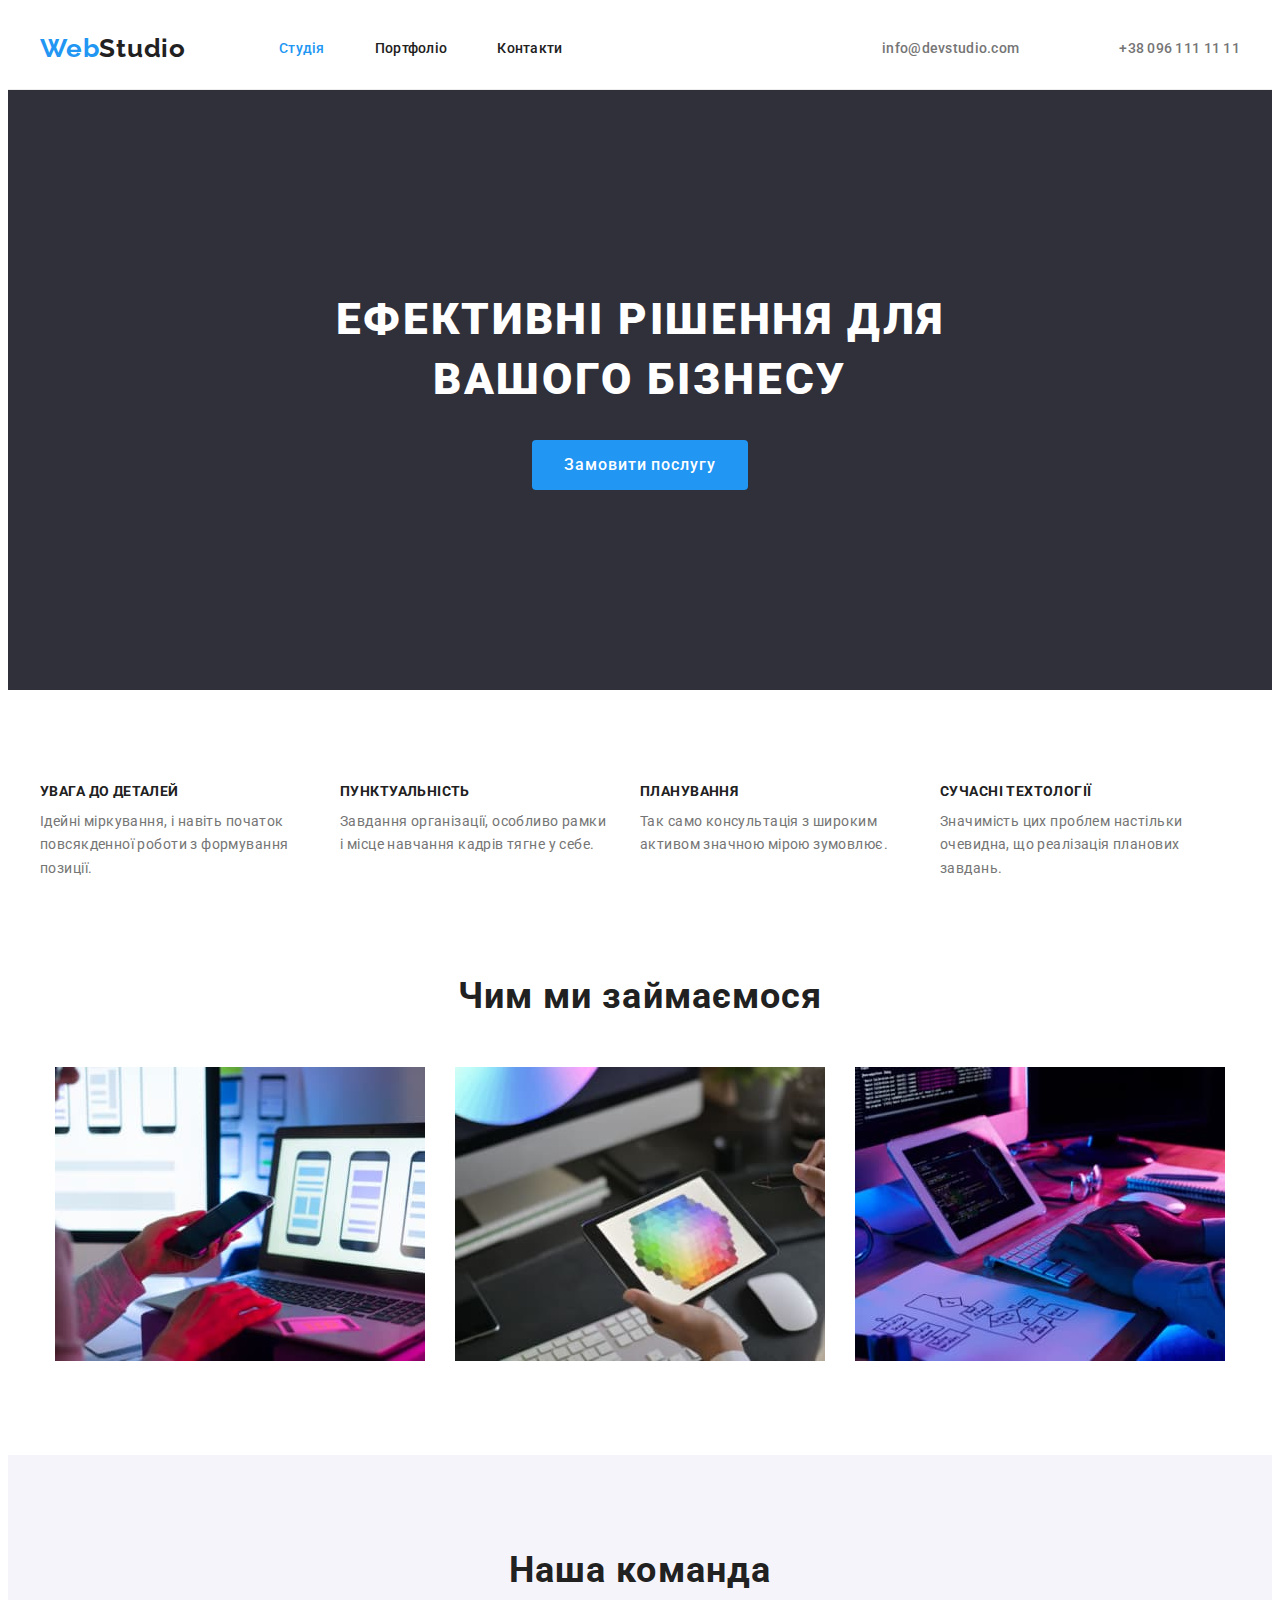
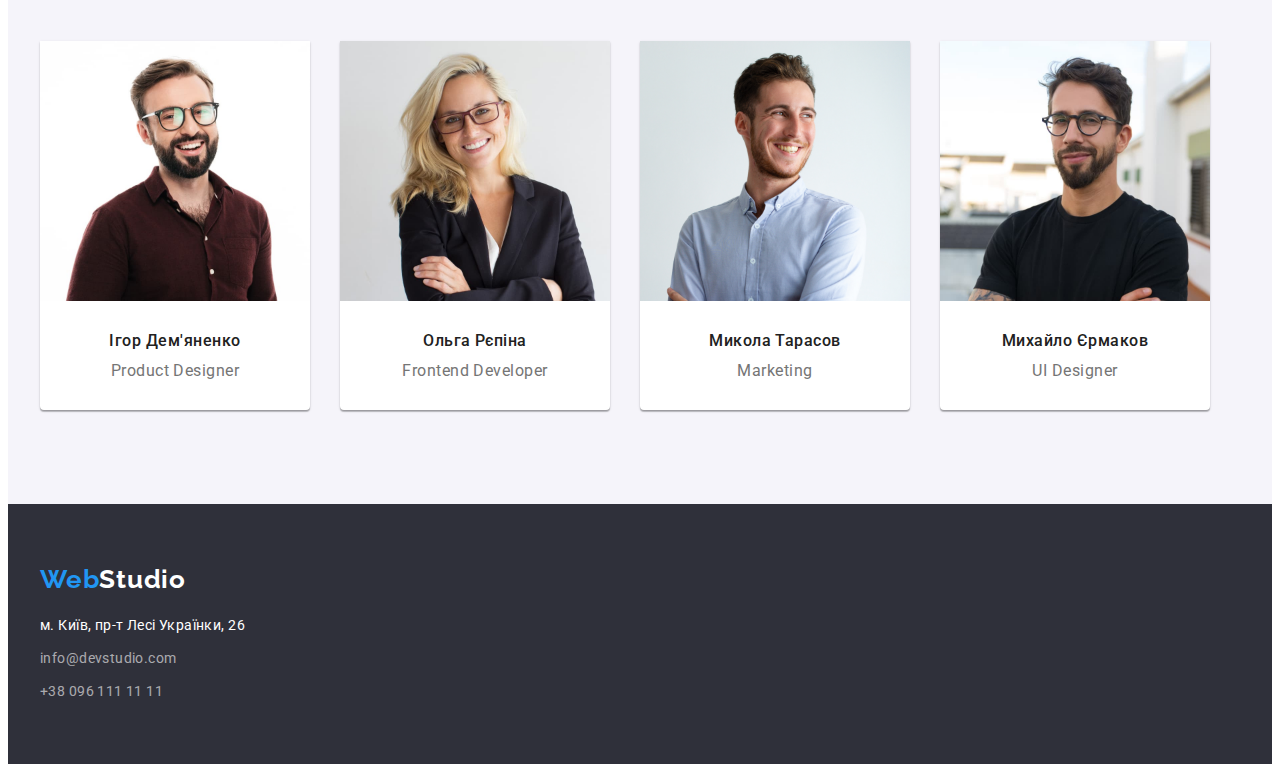
<file: index.html>
<!DOCTYPE html>
<html lang="en">
  <head>
    <meta charset="UTF-8" />
    <meta http-equiv="X-UA-Compatible" content="IE=edge" />
    <meta name="viewport" content="width=device-width, initial-scale=1.0" />
    <title>WebStudio</title>
    <link rel="preconnect" href="https://fonts.googleapis.com" />
    <link rel="preconnect" href="https://fonts.gstatic.com" crossorigin />
    <link
      href="https://fonts.googleapis.com/css2?family=Raleway:wght@700;900&family=Roboto:wght@400;500;700;900&display=swap"
      rel="stylesheet"
    />
    <link
      rel="stylesheet"
      href="https://cdnjs.cloudflare.com/ajax/libs/modern-normalize/1.1.0/modern-normalize.min.css"
      integrity="sha512-wpPYUAdjBVSE4KJnH1VR1HeZfpl1ub8YT/NKx4PuQ5NmX2tKuGu6U/JRp5y+Y8XG2tV+wKQpNHVUX03MfMFn9Q=="
      crossorigin="anonymous"
      referrerpolicy="no-referrer"
    />
    <link rel="stylesheet" href="./CSS/styles.css" />
  </head>

  <body>
    <header class="header">
      <div class="container header-container">
        <nav class="header-container">
          <a class="header-logo link" href="./index.html"
            >Web<span class="logo-studio">Studio</span></a
          >
          <ul class="header-list list">
            <li class="header-item">
              <a class="header-link link current" href="./index.html">Студія</a>
            </li>
            <li class="header-item">
              <a class="header-link link" href="./portfolio.html">Портфоліо</a>
            </li>
            <li class="header-item">
              <a class="header-link link" href="./index.html">Контакти</a>
            </li>
          </ul>
        </nav>
        <ul class="header-ocntact-container">
          <li class="header-addres-list">
            <a class="header-mail link" href="mailto:info@devstudio.com">info@devstudio.com</a>
          </li>
          <li><a class="header-tel link" href="tel:+380961111111">+38 096 111 11 11</a></li>
        </ul>
      </div>
    </header>

    <main>
      <section class="hero">
        <div class="container">
          <h1 class="hero-title">Ефективні рішення для вашого бізнесу</h1>
          <button class="hero-btn" type="button">Замовити послугу</button>
        </div>
      </section>

      <section class="about section">
        <div class="container">
          <h2 class="visually-hidden">Переваги</h2>
          <ul class="about-list list">
            <li class="about-item">
              <h3 class="about-title">Увага до деталей</h3>
              <p class="about-txt">
                Ідейні міркування, і навіть початок повсякденної роботи з формування позиції.
              </p>
            </li>
            <li class="about-item">
              <h3 class="about-title">Пунктуальність</h3>
              <p class="about-txt">
                Завдання організації, особливо рамки і місце навчання кадрів тягне у себе.
              </p>
            </li>
            <li class="about-item">
              <h3 class="about-title">Планування</h3>
              <p class="about-txt">
                Так само консультація з широким активом значною мірою зумовлює.
              </p>
            </li>
            <li class="about-item">
              <h3 class="about-title">Сучасні техтології</h3>
              <p class="about-txt">
                Значимість цих проблем настільки очевидна, що реалізація планових завдань.
              </p>
            </li>
          </ul>
        </div>
      </section>

      <section class="work section">
        <div class="container">
          <h2 class="work-title">Чим ми займаємося</h2>
          <ul class="work-list">
            <li><img src="./images/box2(1).jpg" alt="laptop screen" width="370" height="294" /></li>
            <li><img src="./images/box3.jpg" alt="White tablet" width="370" height="294" /></li>
            <li><img src="./images/img.jpg" alt="keybord" width="370" height="294" /></li>
          </ul>
        </div>
      </section>

      <section class="team">
        <div class="container">
          <h2 class="team-title">Наша команда</h2>
          <ul class="team-list list">
            <li class="team-item">
              <img src="./images/img2.jpg" alt="red" width="270" height="270" />
              <div class="container-team-txt">
                <h3 class="team-name">Ігор Дем'яненко</h3>
                <p class="team-txt">Product Designer</p>
              </div>
            </li>
            <li class="team-item">
              <img src="./images/img4.jpg" alt="black and white" width="270" height="270" />
              <div class="container-team-txt">
                <h3 class="team-name">Ольга Рєпіна</h3>
                <p class="team-txt">Frontend Developer</p>
              </div>
            </li>
            <li class="team-item">
              <img src="./images/5.jpg" alt="blu" width="270" height="270" />
              <div class="container-team-txt">
                <h3 class="team-name">Микола Тарасов</h3>
                <p class="team-txt">Marketing</p>
              </div>
            </li>
            <li class="team-item">
              <img src="./images/img66.jpg" alt="black" width="270" height="270" />
              <div class="container-team-txt">
                <h3 class="team-name">Михайло Єрмаков</h3>
                <p class="team-txt">UI Designer</p>
              </div>
            </li>
          </ul>
        </div>
      </section>
    </main>

    <footer class="footer">
      <div class="container container-footer">
        <a class="footer-logo link" href="./index.html"
          >Web<span class="logo-foter-studio">Studio</span></a
        >
        <address class="footer-address">
          <ul class="footer-list list">
            <li class="footer-item">
              <a
                class="footer-map link"
                href="https://goo.gl/maps/A6BVXdk1ybbCkHYm9"
                target="_blank"
                rel="nofollow noopener"
                >м. Київ, пр-т Лесі Українки, 26</a
              >
            </li>
            <li class="footer-item">
              <a class="footer-mail link" href="mailto:info@devstudio.com">info@devstudio.com</a>
            </li>
            <li class="footer-item">
              <a class="footer-tel link" href="tel:+380961111111">+38 096 111 11 11</a>
            </li>
          </ul>
        </address>
      </div>
    </footer>
  </body>
</html>
</file>
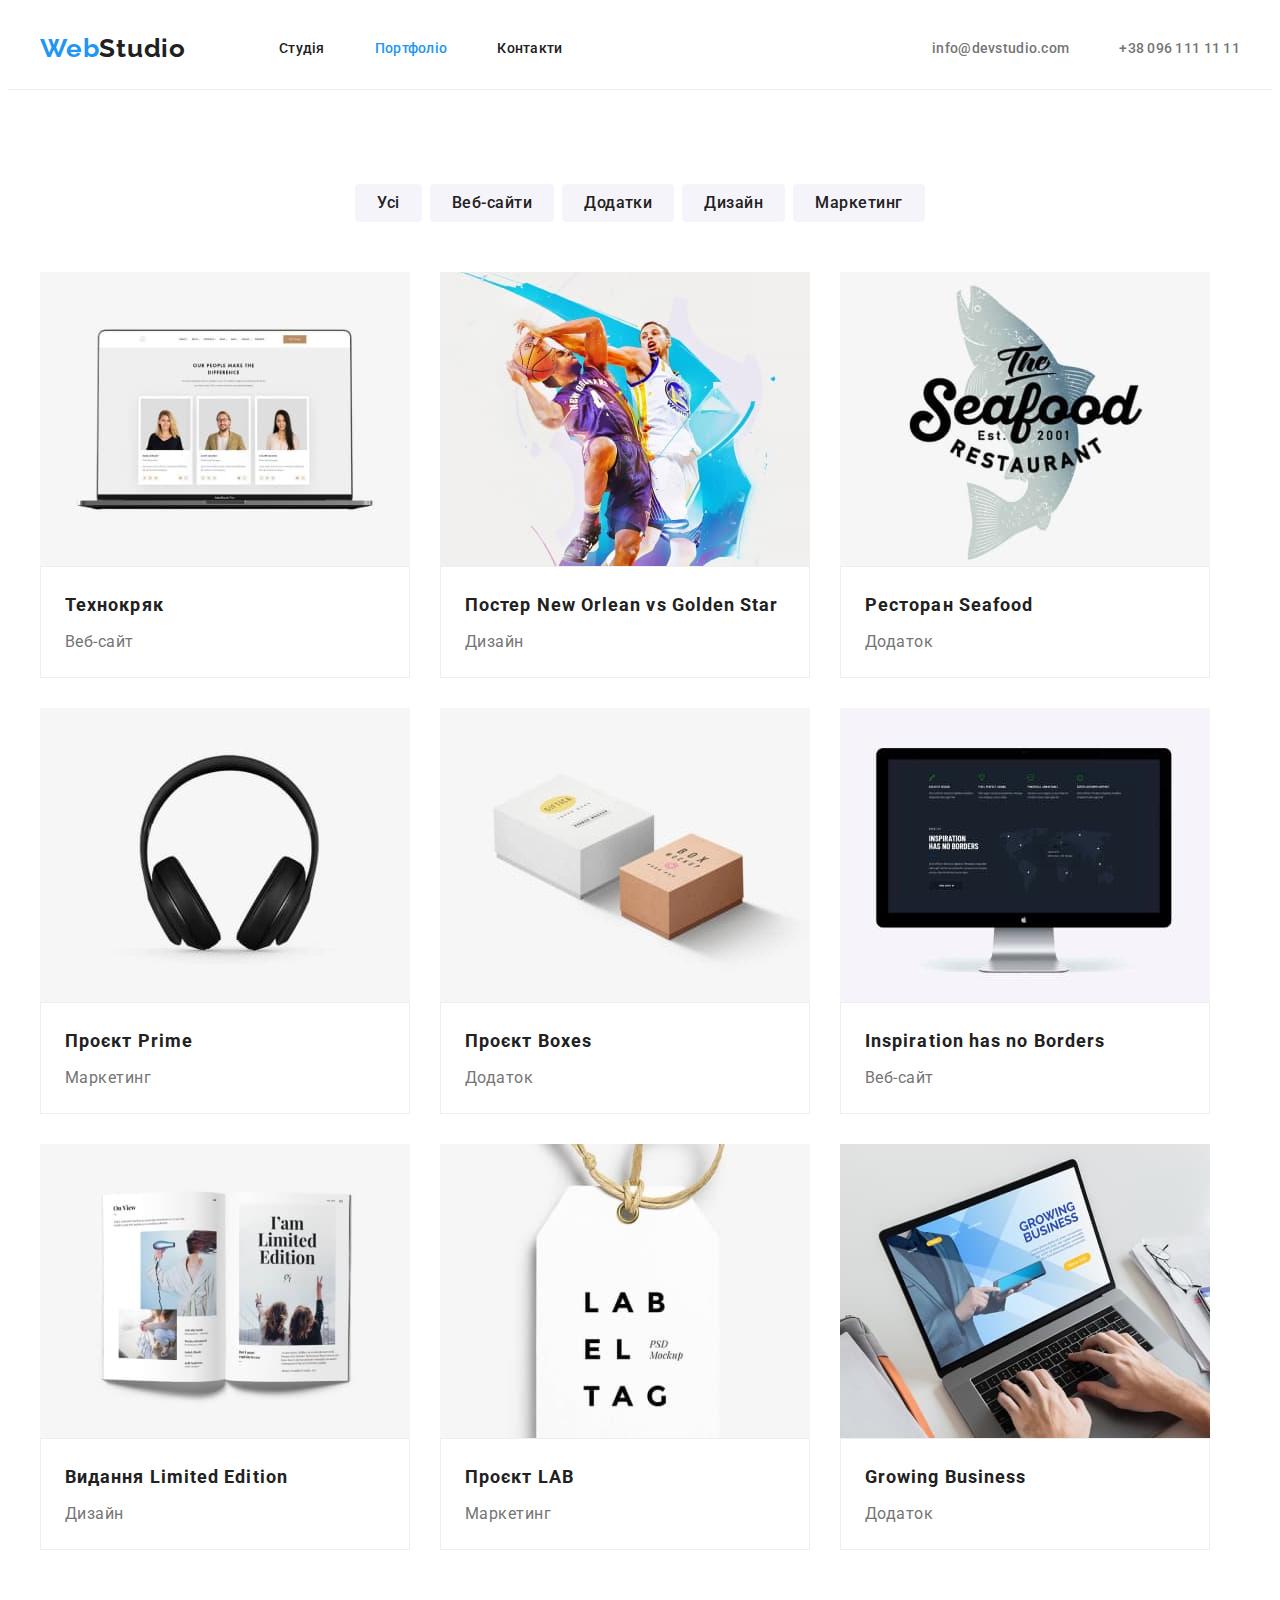
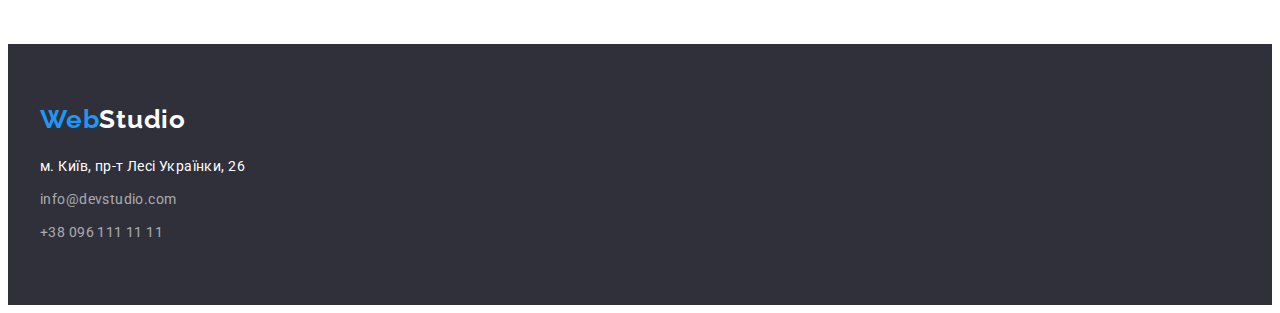
<file: portfolio.html>
<!DOCTYPE html>
<html lang="en">
  <head>
    <meta charset="UTF-8" />
    <meta http-equiv="X-UA-Compatible" content="IE=edge" />
    <meta name="viewport" content="width=device-width, initial-scale=1.0" />
    <title>WebStudio.Portfolio</title>
    <link rel="preconnect" href="https://fonts.googleapis.com" />
    <link rel="preconnect" href="https://fonts.gstatic.com" crossorigin />
    <link
      href="https://fonts.googleapis.com/css2?family=Raleway:wght@700;900&family=Roboto:wght@400;500;700&display=swap"
      rel="stylesheet"
    />
    <link rel="stylesheet" 
    href="https://cdnjs.cloudflare.com/ajax/libs/modern-normalize/1.1.0/modern-normalize.min.css" 
    integrity="sha512-wpPYUAdjBVSE4KJnH1VR1HeZfpl1ub8YT/NKx4PuQ5NmX2tKuGu6U/JRp5y+Y8XG2tV+wKQpNHVUX03MfMFn9Q==" 
    crossorigin="anonymous" 
    referrerpolicy="no-referrer" 
    />
    <link rel="stylesheet" href="./CSS/styles.css" />
  </head>

  <body>
    <header class="header">
      <div class="container header-container">
        <nav class="header-container">
          <a class="header-logo link" href="./index.html"
            >Web<span class="logo-studio">Studio</span></a
          >
          <ul class="header-list list">
            <li class="header-item">
              <a class="header-link link" href="./index.html">Студія</a>
            </li>
            <li class="header-item">
              <a class="header-link link current" href="./portfolio.html">Портфоліо</a>
            </li>
            <li class="header-item">
              <a class="header-link link" href="./index.html">Контакти</a>
            </li>
          </ul>
        </nav>
        <ul class="header-ocntact-container">
          <li>
            <a class="header-mail link" href="mailto:info@devstudio.com">info@devstudio.com</a>
          </li>
          <li><a class="header-tel link" href="tel:+380961111111">+38 096 111 11 11</a></li>
        </ul>
      </div>
    </header>

    <main>
      <section class="filter ">
        <h1 class="visually-hidden">фільтр</h1>
        <div class="container container-filr-btn">
        <ul class="filter-list list container"> 
            <li class="filter-item">
              <button class="filter-btn" type="button">Усі</button>
            </li>
            <li class="filter-item">
              <button class="filter-btn" type="button">Веб-сайти</button>
            </li>
            <li class="filter-item">
              <button class="filter-btn" type="button">Додатки</button>
            </li>
            <li class="filter-item">
              <button class="filter-btn" type="button">Дизайн</button>
            </li>
            <li class="filter-item">
              <button class="filter-btn" type="button">Маркетинг</button>
            </li>
        </ul>
        <ul class="projects-list list container">
          <li class="projects-item">
            <a class="projects-link link" href="./portfolio.html">
              <img src="./images/Технокряк.jpg" alt="website" width="370" height="294" />
              <div class="container-projects">
              <h2 class="projects-titel">Технокряк</h2>
              <p class="projects-txt">Веб-сайт</p>
              </div>
            </a>
          </li>
          <li class="projects-item">
            <a class="projects-link link" href="./portfolio.html">
              <img src="./images/постер.jpg" alt="poster" width="370" height="294" />
              <div class="container-projects"> 
              <h2 class="projects-titel">Постер New Orlean vs Golden Star</h2>
              <p class="projects-txt">Дизайн</p>
              </div>
              </a>
            </li>
          </li>
          <li class="projects-item">
            <a class="projects-link link" href="./portfolio.html">
              <img src="./images/ресторан.jpg" alt="resturant" width="370" height="294" />
              <div class="container-projects">
              <h2 class="projects-titel">Ресторан Seafood</h2>
              <p class="projects-txt">Додаток</p>
            </div>
            </a>
            </li>
          </li>
          <li class="projects-item">
            <a class="projects-link link" href="./portfolio.html">
              <img src="./images/навушники.jpg" alt="headphones" width="370" height="294" />
              <div class="container-projects">
              <h2 class="projects-titel">Проєкт Prime</h2>
              <p class="projects-txt">Маркетинг</p>
            </div>
          </a>
            </li>
          </li>
          <li class="projects-item">
            <a class="projects-link link" href="./portfolio.html">
              <img src="./images/коробки.jpg" alt="boxes" width="370" height="294" />
              <div class="container-projects">
              <h2 class="projects-titel">Проєкт Boxes</h2>
              <p class="projects-txt">Додаток</p>
            </div>
              </a>
            </li>
          </li>
          <li class="projects-item">
            <a class="projects-link link" href="./portfolio.html">
              <img src="./images/аддрессайт.jpg" alt="website" width="370" height="294" />
              <div class="container-projects">
              <h2 class="projects-titel">Inspiration has no Borders</h2>
              <p class="projects-txt">Веб-сайт</p>
            </div>
            </a>
            </li>
          </li>
          <li class="projects-item">
            <a class="projects-link link" href="./portfolio.html">
            <img src="./images/книжка.jpg" alt="book" width="370" height="294" />
            <div class="container-projects">
            <h2 class="projects-titel">Видання Limited Edition</h2>
            <p class="projects-txt">Дизайн</p>
          </div>
            </a>
            </li>
          </li>
          <li class="projects-item">
            <a class="projects-link link" href="./portfolio.html">
              <img src="./images/бірка.jpg" alt="tag" width="370" height="294" />
              <div class="container-projects">
              <h2 class="projects-titel">Проєкт LAB</h2>
              <p class="projects-txt">Маркетинг</p>
            </div>
            </a>
            </li>
          </li>
          <li class="projects-item">
            <a class="projects-link link" href="./portfolio.html">
              <img src="./images/ноутбук.jpg" alt="laptop" width="370" height="294" />
              <div class="container-projects">
              <h2 class="projects-titel">Growing Business</h2>
              <p class="projects-txt">Додаток</p>
            </div>
            </a>
            </li>
          </li>
        </ul>
        </div>
      </section>
    </main>

      <footer class="footer">
      <div class="container container-footer">
        <a class="footer-logo link" href="./index.html"
          >Web<span class="logo-foter-studio">Studio</span></a
        >
        <address class="footer-address">
          <ul class="footer-list list">
            <li class="footer-item">
              <a
                class="footer-map link"
                href="https://goo.gl/maps/A6BVXdk1ybbCkHYm9"
                target="_blank"
                rel="nofollow noopener"
                >м. Київ, пр-т Лесі Українки, 26</a
              >
            </li>
            <li class="footer-item">
              <a class="footer-mail link" href="mailto:info@devstudio.com">info@devstudio.com</a>
            </li>
            <li class="footer-item">
              <a class="footer-tel link" href="tel:+380961111111">+38 096 111 11 11</a>
            </li>
          </ul>
        </address>
      </div>
    </footer>
  </body>
</html>
</file>
<file: CSS/styles.css>
:root {
  --primary-text-color: #212121;
  --secondary-text-color: #757575;
  --white-text-color: #ffffff;
  --footer-text-color: #ffffff99;
  --accent-color: #2196f3;
  --hero-background-color: #2f303a;
  --white-background-color: #ffffff;
  --team-background-color: #f5f4fa;
  --footer-background-color: #2f303a;
  --hero-buton-activ: #188ce8;
}

p,
h1,
h2,
h3,
h4,
h5,
h6 {
  margin: 0;
}

ul,
ol {
  margin: 0;
  padding-left: 0;
  list-style: none;
}

button {
  display: block;
  border: none;
  border-radius: 4px;
  cursor: pointer;
}

address {
  font-style: normal;
}

a {
  color: currentColor;
  text-decoration: none;
}

img {
  max-width: 100%;
  height: auto;
  display: block;
}

.section {
  padding-top: 94px;
  padding-bottom: 94px;
}

body {
  font-family: 'Roboto', sans-serif;
  color: var(--primary-text-color);
  letter-spacing: 0.03em;
  font-size: 14px;
  background-color: var(--white-background-color);
}

.container {
  width: 1200px;
  margin: 0 auto;
  padding: 0 15px;
}

.list {
  list-style: none;
  padding-left: 0;
  margin: 0;
}

.link {
  text-decoration: none;
}

.link:hover,
.link:focus,
.link:active {
  color: var(--accent-color);
}

/*------header------------*/

.header {
  border-bottom: 1px solid #ececec;
  padding-top: 25px;
  padding-bottom: 25px;
}

.header-container {
  display: flex;
  align-items: center;
}

.header-ocntact-container {
  gap: 50px;
  margin-left: auto;
  display: flex;
  align-items: center;
}

.header-logo {
  margin-right: 93px;
  font-family: 'Raleway';
  font-style: normal;
  font-weight: 700;
  font-size: 26px;
  line-height: 1.19;
  letter-spacing: 0.03em;
  color: var(--accent-color);
}

.logo-studio {
  color: var(--primary-text-color);
}

.header-list {
  display: flex;
  gap: 50px;
  align-items: center;
}

.header-addres-list {
  margin-right: 50px;
}

.header-link {
  font-weight: 500;
  line-height: 1.14;
  letter-spacing: 0.02em;
  color: var(--primary-text-color);
}

.current {
  color: #2196f3;
}

.header-mail {
  font-weight: 500;
  line-height: 1.14;
  letter-spacing: 0.02em;
  color: var(--secondary-text-color);
}

.header-tel {
  font-weight: 500;
  line-height: 1.14;
  letter-spacing: 0.02em;
  color: var(--secondary-text-color);
}

/*---------hero----------*/

.hero {
  background-color: var(--footer-background-color);
  padding-top: 200px;
  padding-bottom: 200px;
  text-align: center;
}

.hero-title {
  text-align: center;
  width: 696px;
  font-weight: 900;
  font-size: 44px;
  line-height: 1.36;
  text-align: center;
  letter-spacing: 0.06em;
  text-transform: uppercase;
  color: var(--white-text-color);
  margin: 0 auto;
}

.hero-btn {
  display: inline-block;
  margin-top: 30px;
  min-width: 216px;
  height: 50px;
  top: 430px;
  left: 692px;
  font-family: inherit;
  font-weight: 500;
  font-size: 16px;
  line-height: 1.88;
  text-align: center;
  letter-spacing: 0.06em;
  color: var(--white-text-color);
  background-color: var(--accent-color);
  cursor: pointer;
  border-radius: 4px;
  border: none;
  padding: 10px 32px;
}

.hero-btn:hover,
.hero-btn:focus,
.hero-btn:active {
  background-color: var(--hero-buton-activ);
  color: var(--white-text-color);
}

/*------------переваги--------*/

.about-list {
  display: flex;
}

.about-container {
  display: flex;
}

.visually-hidden {
  position: absolute;
  white-space: nowrap;
  width: 1px;
  height: 1px;
  overflow: hidden;
  border: 0;
  padding: 0;
  clip: rect(0 0 0 0);
  clip-path: inset(50%);
  margin: -1px;
}

.about-title {
  margin-bottom: 10px;
  font-weight: 700;
  line-height: 1.14;
  font-size: 14px;
  letter-spacing: 0.03em;
  text-transform: uppercase;
  color: var(--primary-text-color);
}

.about-txt {
  max-width: 270px;

  line-height: 1.71;
  letter-spacing: 0.03em;
  color: var(--secondary-text-color);
}

.about-item:not(:last-child) {
  margin-right: 30px;
}

/*------work-----*/

.work {
  padding-top: 0;
}

.work-title {
  margin-bottom: 50px;
  font-weight: 700;
  font-size: 36px;
  line-height: 42px;
  text-align: center;
  letter-spacing: 0.03em;
  color: var(--primary-text-color);
}

.work-list {
  justify-content: center;
  display: flex;
  gap: 30px;
}

/*------team------*/

.team-item {
  background: #ffffff;
  box-shadow: 0px 1px 3px rgba(0, 0, 0, 0.12), 0px 1px 1px rgba(0, 0, 0, 0.14),
    0px 2px 1px rgba(0, 0, 0, 0.2);
  border-radius: 0px 0px 4px 4px;
}

.team {
  padding-top: 94px;
  padding-bottom: 94px;
  background-color: var(--team-background-color);
}

.team-title {
  margin-bottom: 50px;
  font-weight: 700;
  font-size: 36px;
  line-height: 1.17;
  text-align: center;
  letter-spacing: 0.03em;
  color: var(--primary-text-color);
}

.team-name {
  margin-bottom: 10px;
  font-weight: 500;
  font-size: 16px;
  line-height: 1.19;
  text-align: center;
  letter-spacing: 0.03em;
  color: var(--primary-text-color);
}

.team-txt {
  font-size: 16px;
  line-height: 1.19;
  text-align: center;
  letter-spacing: 0.03em;
  color: var(--secondary-text-color);
}

.team-list {
  gap: 30px;
  display: flex;
}

.container-team-txt {
  padding-top: 30px;
  padding-bottom: 30px;
}

/*---------footer-------*/

.footer-item:not(:last-child) {
  margin-bottom: 9px;
}

.container-footer {
}

.logo-foter-studio {
  color: var(--white-text-color);
}

.footer-address {
  margin-top: 20px;
  font-style: normal;
}

.footer {
  padding: 60px 0;
  background-color: var(--footer-background-color);
}

.footer-logo {
  font-family: 'Raleway';
  font-style: normal;
  font-weight: 700;
  font-size: 26px;
  line-height: 1.19;
  letter-spacing: 0.03em;
  color: var(--accent-color);
}

.footer-map {
  line-height: 1.71;
  letter-spacing: 0.03em;
  color: var(--white-text-color);
}

.footer-mail {
  line-height: 1.71;
  letter-spacing: 0.03em;
  color: var(--footer-text-color);
}

.footer-tel {
  line-height: 1.71;
  letter-spacing: 0.03em;
  color: var(--footer-text-color);
}

/*--------filter-btn-------*/

.filter-list {
  margin-bottom: 50px;
  gap: 8px;
  display: flex;
  justify-content: center;
}

.filter {
  padding-top: 94px;
  padding-bottom: 94px;
}

.filter-item .filter-btn {
  padding: 6px 22px;
  border-radius: 4px;
  font-family: inherit;
  font-weight: 500;
  font-size: 16px;
  line-height: 1.62;
  text-align: center;
  letter-spacing: 0.03em;
  color: var(--primary-text-color);
  background-color: var(--team-background-color);
  cursor: pointer;
  border: none;
}

.filter-btn:hover {
  color: var(--white-text-color);
  background-color: var(--accent-color);
}

/*--------filter-------*/

.projects-list {
  padding: 0 0 0 0;
  flex-wrap: wrap;
  display: flex;
  gap: 30px;
}

.progects-list-container {
}

.container-projects {
  padding: 20px 24px;
  border: 1px solid rgba(238, 238, 238, 1);
}

.projects-titel {
  margin-bottom: 4px;
  font-weight: 700;
  font-size: 18px;
  line-height: 2;
  letter-spacing: 0.06em;
  color: var(--primary-text-color);
}

.projects-txt {
  font-size: 16px;
  line-height: 1.88;
  letter-spacing: 0.03em;
  color: var(--secondary-text-color);
}
</file>
